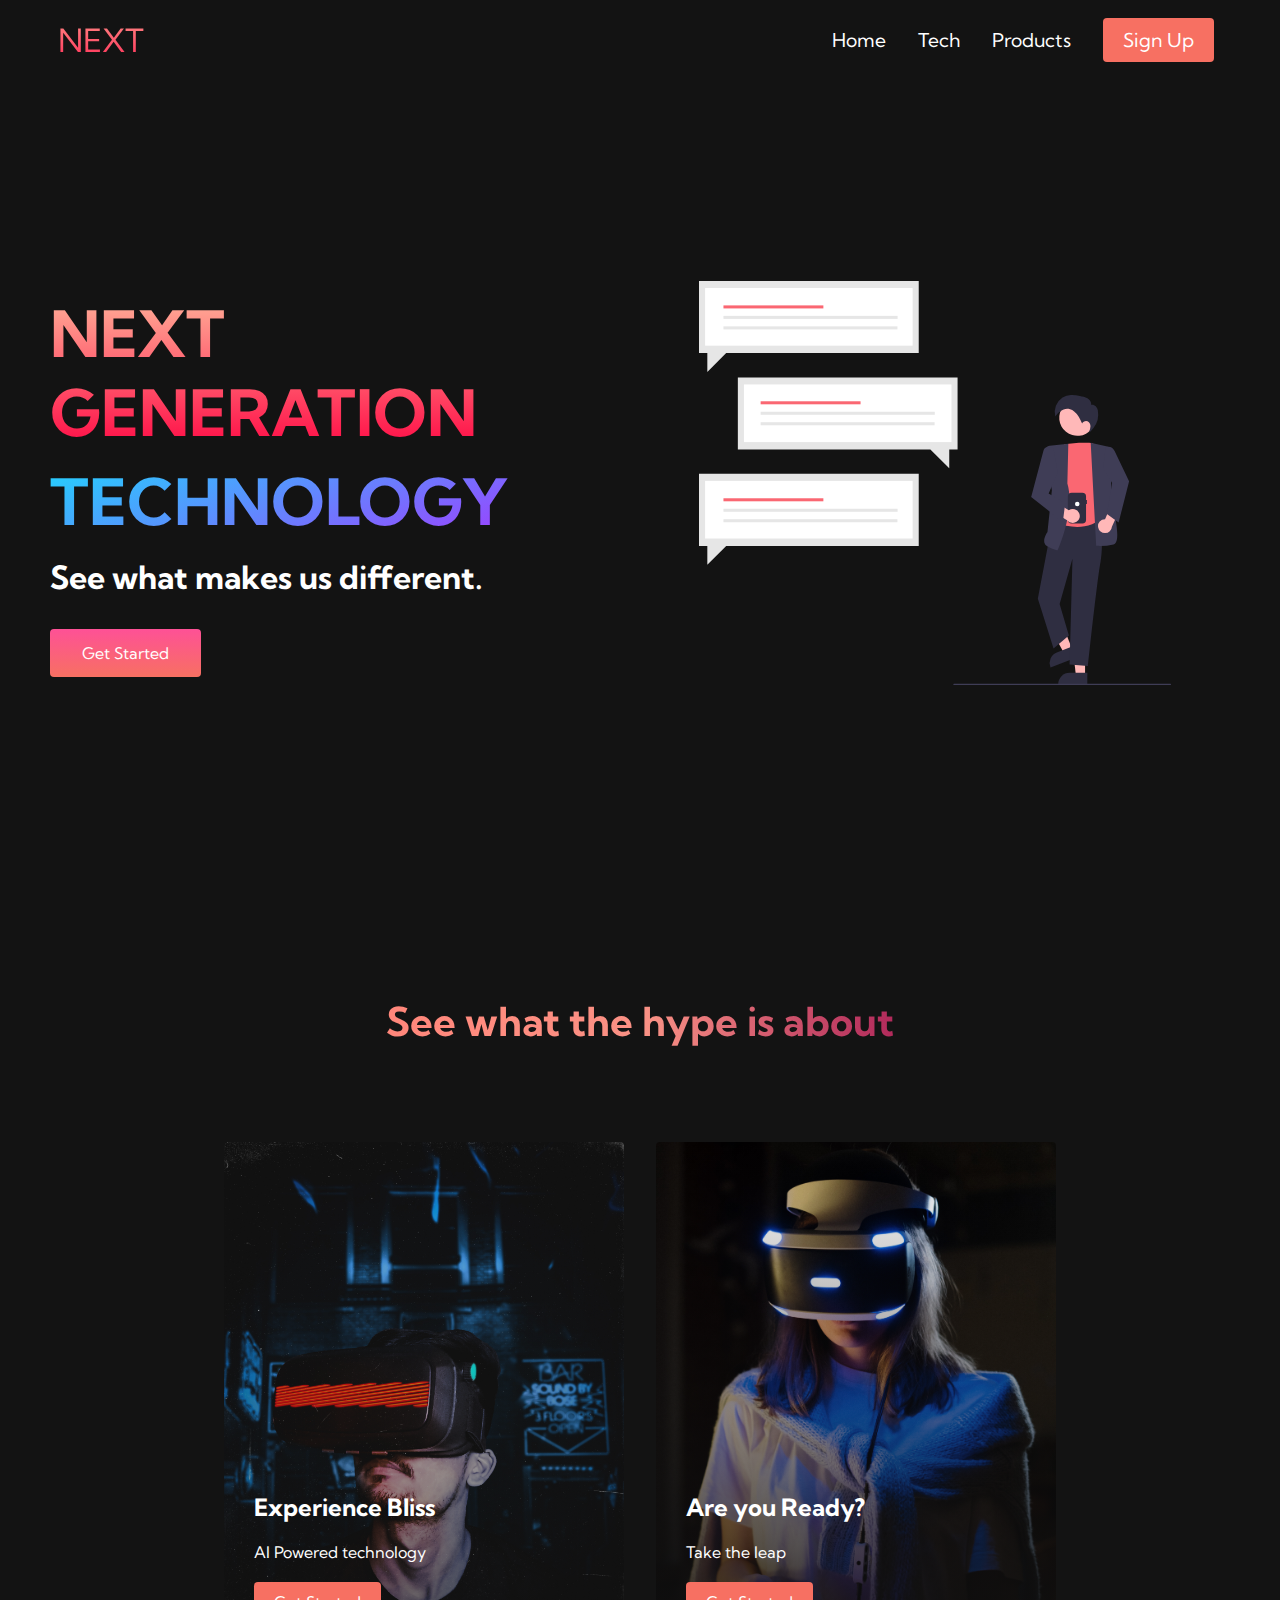
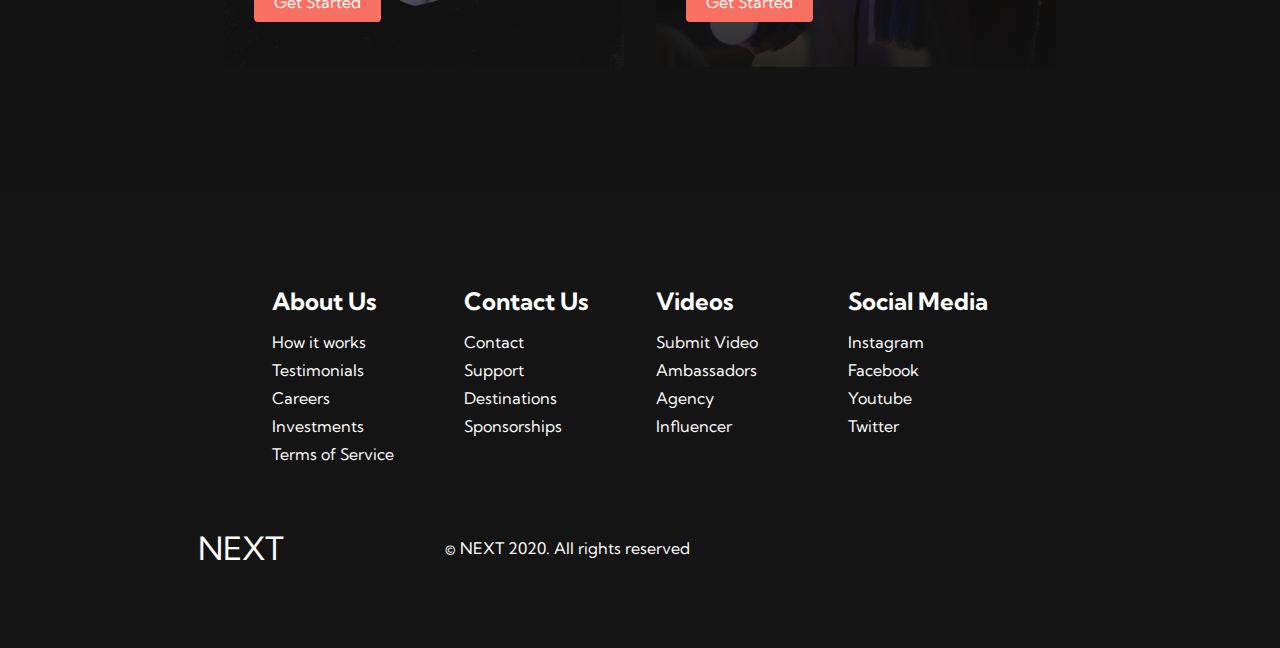
<file: index.html>
<!DOCTYPE html>
<html lang="en">

<head>
 <!--
      Site created by Brian Design on youtube @ www.youtube.com/channel/UCsKsymTY_4BYR-wytLjex7A?view_as=subscriber
    -->
 <meta charset="UTF-8" />
 <meta name="viewport" content="width=device-width, initial-scale=1.0" />
 <title>HTML CSS Website</title>
 <link rel="stylesheet" href="styles.css" />
 <link rel="stylesheet" href="https://use.fontawesome.com/releases/v5.14.0/css/all.css"
  integrity="sha384-HzLeBuhoNPvSl5KYnjx0BT+WB0QEEqLprO+NBkkk5gbc67FTaL7XIGa2w1L0Xbgc" crossorigin="anonymous" />
 <link href="https://fonts.googleapis.com/css2?family=Kumbh+Sans:wght@400;700&display=swap" rel="stylesheet" />
</head>

<body>
 <!-- Navbar Section -->
 <nav class="navbar">
  <div class="navbar__container">
   <a href="/" id="navbar__logo"><i class="fas fa-gem"></i>NEXT</a>
   <div class="navbar__toggle" id="mobile-menu">
    <span class="bar"></span> <span class="bar"></span>
    <span class="bar"></span>
   </div>
   <ul class="navbar__menu">
    <li class="navbar__item">
     <a href="/" class="navbar__links">Home</a>
    </li>
    <li class="navbar__item">
     <a href="/tech.html" class="navbar__links">Tech</a>
    </li>
    <li class="navbar__item">
     <a href="/" class="navbar__links">Products</a>
    </li>
    <li class="navbar__btn"><a href="/" class="button">Sign Up</a></li>
   </ul>
  </div>
 </nav>

 <!-- Hero Section -->
 <div class="main">
  <div class="main__container">
   <div class="main__content">
    <h1>NEXT GENERATION</h1>
    <h2>TECHNOLOGY</h2>
    <p>See what makes us different.</p>
    <button class="main__btn"><a href="#">Get Started</a></button>
   </div>
   <div class="main__img--container">
    <img id="main__img" src="images/pic1.svg" />
   </div>
  </div>
 </div>

 <!-- Services Section -->
 <div class="services">
  <h1>See what the hype is about</h1>
  <div class="services__container">
   <div class="services__card">
    <h2>Experience Bliss</h2>
    <p>AI Powered technology</p>
    <button>Get Started</button>
   </div>
   <div class="services__card">
    <h2>Are you Ready?</h2>
    <p>Take the leap</p>
    <button>Get Started</button>
   </div>
  </div>
 </div>

 <!-- Footer Section -->
 <div class="footer__container">
  <div class="footer__links">
   <div class="footer__link--wrapper">
    <div class="footer__link--items">
     <h2>About Us</h2>
     <a href="/sign__up">How it works</a> <a href="/">Testimonials</a>
     <a href="/">Careers</a> <a href="/">Investments</a>
     <a href="/">Terms of Service</a>
    </div>
    <div class="footer__link--items">
     <h2>Contact Us</h2>
     <a href="/">Contact</a> <a href="/">Support</a>
     <a href="/">Destinations</a> <a href="/">Sponsorships</a>
    </div>
   </div>
   <div class="footer__link--wrapper">
    <div class="footer__link--items">
     <h2>Videos</h2>
     <a href="/">Submit Video</a> <a href="/">Ambassadors</a>
     <a href="/">Agency</a> <a href="/">Influencer</a>
    </div>
    <div class="footer__link--items">
     <h2>Social Media</h2>
     <a href="/">Instagram</a> <a href="/">Facebook</a>
     <a href="/">Youtube</a> <a href="/">Twitter</a>
    </div>
   </div>
  </div>
  <section class="social__media">
   <div class="social__media--wrap">
    <div class="footer__logo">
     <a href="/" id="footer__logo"><i class="fas fa-gem"></i>NEXT</a>
    </div>
    <p class="website__rights">© NEXT 2020. All rights reserved</p>
    <div class="social__icons">
     <a class="social__icon--link" href="/" target="_blank" aria-label="Facebook">
      <i class="fab fa-facebook"></i>
     </a>
     <a class="social__icon--link" href="/" target="_blank" aria-label="Instagram">
      <i class="fab fa-instagram"></i>
     </a>
     <a class="social__icon--link" href="//www.youtube.com/channel/UCsKsymTY_4BYR-wytLjex7A?view_as=subscriber"
      target="_blank" aria-label="Youtube">
      <i class="fab fa-youtube"></i>
     </a>
     <a class="social__icon--link" href="/" target="_blank" aria-label="Twitter">
      <i class="fab fa-twitter"></i>
     </a>
     <a class="social__icon--link" href="/" target="_blank" aria-label="LinkedIn">
      <i class="fab fa-linkedin"></i>
     </a>
    </div>
   </div>
  </section>
 </div>
 <script src="app.js"></script>
</body>

</html>
</file>
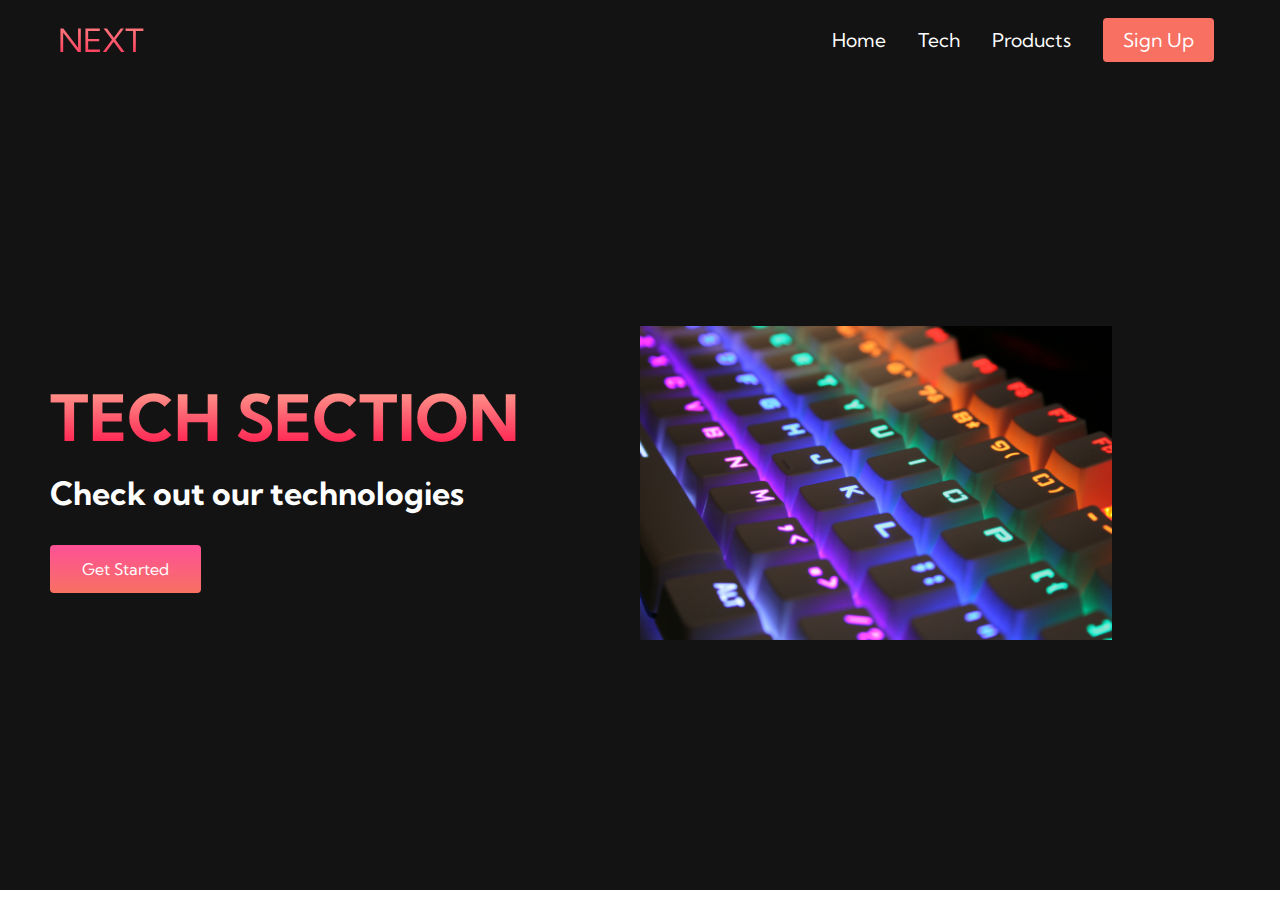
<file: tech.html>
<!DOCTYPE html>
<html lang="en">

<head>
 <meta charset="UTF-8" />
 <meta name="viewport" content="width=device-width, initial-scale=1.0" />
 <title>HTML CSS Website</title>
 <link rel="stylesheet" href="styles.css" />
 <link rel="stylesheet" href="https://use.fontawesome.com/releases/v5.14.0/css/all.css"
  integrity="sha384-HzLeBuhoNPvSl5KYnjx0BT+WB0QEEqLprO+NBkkk5gbc67FTaL7XIGa2w1L0Xbgc" crossorigin="anonymous" />
 <link href="https://fonts.googleapis.com/css2?family=Kumbh+Sans:wght@400;700&display=swap" rel="stylesheet" />
</head>

<body>
 <nav class="navbar">
  <div class="navbar__container">
   <a href="/" id="navbar__logo"><i class="fas fa-gem"></i>NEXT</a>
   <div class="navbar__toggle" id="mobile-menu">
    <span class="bar"></span> <span class="bar"></span>
    <span class="bar"></span>
   </div>
   <ul class="navbar__menu">
    <li class="navbar__item">
     <a href="/" class="navbar__links">Home</a>
    </li>
    <li class="navbar__item">
     <a href="/tech" class="navbar__links">Tech</a>
    </li>
    <li class="navbar__item">
     <a href="/products" class="navbar__links">Products</a>
    </li>
    <li class="navbar__btn">
     <a href="/sign-up" class="button">Sign Up</a>
    </li>
   </ul>
  </div>
 </nav>
 <div class="main">
  <div class="main__container">
   <div class="main__content">
    <h1>TECH SECTION</h1>
    <p>Check out our technologies</p>
    <button class="main__btn"><a href="#">Get Started</a></button>
   </div>
   <div class="main__img-container">
    <img id="main__img" src="images/pic2.jpg" />
   </div>
  </div>
 </div>

 <script src="app.js"></script>
</body>

</html>
</file>
<file: styles.css>
* {
 box-sizing: border-box;
 margin: 0;
 padding: 0;
 font-family: 'Kumbh Sans', sans-serif;
}

.navbar {
 background: #131313;
 height: 80px;
 display: flex;
 justify-content: center;
 align-items: center;
 font-size: 1.2rem;
 position: sticky;
 top: 0;
 z-index: 999;
}

.navbar__container {
 display: flex;
 justify-content: space-between;
 height: 80px;
 z-index: 1;
 width: 100%;
 max-width: 1300px;
 margin-right: auto;
 margin-left: auto;
 padding-right: 50px;
 padding-left: 50px;
}

#navbar__logo {
 background-color: #ff8177;
 background-image: linear-gradient(to top, #ff0844 0%, #ffb199 100%);
 background-size: 100%;
 -webkit-background-clip: text;
 -moz-background-clip: text;
 -webkit-text-fill-color: transparent;
 -moz-text-fill-color: transparent;
 display: flex;
 align-items: center;
 cursor: pointer;
 text-decoration: none;
 font-size: 2rem;
}

.fa-gem {
 margin-right: 0.5rem;
}

.navbar__menu {
 display: flex;
 align-items: center;
 list-style: none;
 text-align: center;
}

.navbar__item {
 height: 80px;
}

.navbar__links {
 color: #fff;
 display: flex;
 align-items: center;
 justify-content: center;
 text-decoration: none;
 padding: 0 1rem;
 height: 100%;
}

.navbar__btn {
 display: flex;
 justify-content: center;
 align-items: center;
 padding: 0 1rem;
 width: 100%;
}

.button {
 display: flex;
 justify-content: center;
 align-items: center;
 text-decoration: none;
 padding: 10px 20px;
 height: 100%;
 width: 100%;
 border: none;
 outline: none;
 border-radius: 4px;
 background: #f77062;
 color: #fff;
}

.button:hover {
 background: #4837ff;
 transition: all 0.3s ease;
}

.navbar__links:hover {
 color: #f77062;
 transition: all 0.3s ease;
}

@media screen and (max-width: 960px) {
 .navbar__container {
  display: flex;
  justify-content: space-between;
  height: 80px;
  z-index: 1;
  width: 100%;
  max-width: 1300px;
  padding: 0;
 }

 .navbar__menu {
  display: grid;
  grid-template-columns: auto;
  margin: 0;
  width: 100%;
  position: absolute;
  top: -1000px;
  opacity: 1;
  transition: all 0.5s ease;
  height: 50vh;
  z-index: -1;
 }

 .navbar__menu.active {
  background: #131313;
  top: 100%;
  opacity: 1;
  transition: all 0.5s ease;
  z-index: 99;
  height: 50vh;
  font-size: 1.6rem;
 }

 #navbar__logo {
  padding-left: 25px;
 }

 .navbar__toggle .bar {
  width: 25px;
  height: 3px;
  margin: 5px auto;
  transition: all 0.3s ease-in-out;
  background: #fff;
 }

 .navbar__item {
  width: 100%;
 }

 .navbar__links {
  text-align: center;
  padding: 2rem;
  width: 100%;
  display: table;
 }

 .navbar__btn {
  padding-bottom: 2rem;
 }

 .button {
  display: flex;
  justify-content: center;
  align-items: center;
  width: 80%;
  height: 80px;
  margin: 0;
 }

 #mobile-menu {
  position: absolute;
  top: 20%;
  right: 5%;
  transform: translate(5%, 20%);
 }

 .navbar__toggle .bar {
  display: block;
  cursor: pointer;
 }

 #mobile-menu.is-active .bar:nth-child(2) {
  opacity: 0;
 }

 #mobile-menu.is-active .bar:nth-child(1) {
  transform: translateY(8px) rotate(45deg);
 }

 #mobile-menu.is-active .bar:nth-child(3) {
  transform: translateY(-8px) rotate(-45deg);
 }
}

/* Main Content CSS */
.main {
 background-color: #141414;
}

.main__container {
 display: grid;
 grid-template-columns: 1fr 1fr;
 align-items: center;
 justify-self: center;
 margin: 0 auto;
 height: 90vh;
 background-color: #131313;
 z-index: 1;
 width: 100%;
 max-width: 1300px;
 padding-right: 50px;
 padding-left: 50px;
}

.main__content {
 color: #fff;
 width: 100%;
}

.main__content h1 {
 font-size: 4rem;
 background-color: #ff8177;
 background-image: linear-gradient(to top, #ff0844 0%, #ffb199 100%);
 background-size: 100%;
 -webkit-background-clip: text;
 -moz-background-clip: text;
 -webkit-text-fill-color: transparent;
 -moz-text-fill-color: transparent;
}

.main__content h2 {
 font-size: 4rem;
 margin-top: 10px;
 background-color: #ff8177;
 background-image: linear-gradient(-20deg, #b721ff 0%, #21d4fd 100%);
 background-size: 100%;
 -webkit-background-clip: text;
 -moz-background-clip: text;
 -webkit-text-fill-color: transparent;
 -moz-text-fill-color: transparent;
}

.main__content p {
 margin-top: 1rem;
 font-size: 2rem;
 font-weight: 700;
}

.main__btn {
 font-size: 1rem;
 background-image: linear-gradient(to top, #f77062 0%, #fe5196 100%);
 padding: 14px 32px;
 border: none;
 border-radius: 4px;
 color: #fff;
 margin-top: 2rem;
 cursor: pointer;
 position: relative;
 transition: all 0.35s;
 outline: none;
}

.main__btn a {
 position: relative;
 z-index: 2;
 color: #fff;
 text-decoration: none;
}

.main__btn:after {
 position: absolute;
 content: '';
 top: 0;
 left: 0;
 width: 0;
 height: 100%;
 background: #4837ff;
 transition: all 0.35s;
 border-radius: 4px;
}

.main__btn:hover {
 color: #fff;
}

.main__btn:hover:after {
 width: 100%;
}

.main__img--container {
 text-align: center;
}

#main__img {
 height: 80%;
 width: 80%;
}

/* Mobile Responsive */
@media screen and (max-width: 768px) {
 .main__container {
  display: grid;
  grid-template-columns: auto;
  align-items: center;
  justify-self: center;
  width: 100%;
  margin: 0 auto;
  height: 90vh;
 }

 .main__content {
  text-align: center;
  margin-bottom: 4rem;
 }

 .main__content h1 {
  font-size: 2.5rem;
  margin-top: 2rem;
 }

 .main__content h2 {
  font-size: 3rem;
 }

 .main__content p {
  margin-top: 1rem;
  font-size: 1.5rem;
 }
}

@media screen and (max-width: 480px) {
 .main__content h1 {
  font-size: 2rem;
  margin-top: 3rem;
 }

 .main__content h2 {
  font-size: 2rem;
 }

 .main__content p {
  margin-top: 2rem;
  font-size: 1.5rem;
 }

 .main__btn {
  padding: 12px 36px;
  margin: 2.5rem 0;
 }
}

/* Services Section */
.services {
 background: #131313;
 display: flex;
 flex-direction: column;
 justify-content: center;
 align-items: center;
 height: 100vh;
}

.services h1 {
 background-color: #ff8177;
 background-image: linear-gradient(to right,
   #ff8177 0%,
   #ff867a 0%,
   #ff8c7f 21%,
   #f99185 52%,
   #cf556c 78%,
   #b12a5b 100%);
 background-size: 100%;
 -webkit-background-clip: text;
 -moz-background-clip: text;
 -webkit-text-fill-color: transparent;
 -moz-text-fill-color: transparent;
 margin-bottom: 5rem;
 font-size: 2.5rem;
}

.services__container {
 display: flex;
 justify-content: center;
 flex-wrap: wrap;
}

.services__card {
 margin: 1rem;
 height: 525px;
 width: 400px;
 border-radius: 4px;
 background-image: linear-gradient(to bottom,
   rgba(0, 0, 0, 0) 0%,
   rgba(17, 17, 17, 0.6) 100%),
  url('/images/pic3.jpg');
 background-size: cover;
 position: relative;
 color: #fff;
}

.services__card:before {
 opacity: 0.2;
}

.services__card:nth-child(2) {
 background-image: linear-gradient(to bottom,
   rgba(0, 0, 0, 0) 0%,
   rgba(17, 17, 17, 0.9) 100%),
  url('/images/pic4.jpg');
}

.services__card h2 {
 position: absolute;
 top: 350px;
 left: 30px;
}

.services__card p {
 position: absolute;
 top: 400px;
 left: 30px;
}

.services__card button {
 color: #fff;
 padding: 10px 20px;
 border: none;
 outline: none;
 border-radius: 4px;
 background: #f77062;
 position: absolute;
 top: 440px;
 left: 30px;
 font-size: 1rem;
}

.services__card button:hover {
 cursor: pointer;
}

.services__card:hover {
 transform: scale(1.075);
 transition: 0.2s ease-in;
 cursor: pointer;
}

@media screen and (max-width: 960px) {
 .services {
  height: 1600px;
 }

 .services h1 {
  font-size: 2rem;
  margin-top: 12rem;
 }
}

@media screen and (max-width: 480px) {
 .services {
  height: 1400px;
 }

 .services h1 {
  font-size: 1.2rem;
 }

 .services__card {
  width: 300px;
 }
}

/* Footer CSS */
.footer__container {
 background-color: #141414;
 padding: 5rem 0;
 display: flex;
 flex-direction: column;
 justify-content: center;
 align-items: center;
}

#footer__logo {
 color: #fff;
 display: flex;
 align-items: center;
 cursor: pointer;
 text-decoration: none;
 font-size: 2rem;
}

.footer__links {
 width: 100%;
 max-width: 1000px;
 display: flex;
 justify-content: center;
}

.footer__link--wrapper {
 display: flex;
}

.footer__link--items {
 display: flex;
 flex-direction: column;
 align-items: flex-start;
 margin: 16px;
 text-align: left;
 width: 160px;
 box-sizing: border-box;
}

.footer__link--items h2 {
 margin-bottom: 16px;
}

.footer__link--items>h2 {
 color: #fff;
}

.footer__link--items a {
 color: #fff;
 text-decoration: none;
 margin-bottom: 0.5rem;
}

.footer__link--items a:hover {
 color: #e9e9e9;
 transition: 0.3s ease-out;
}

/* Social Icons */
.social__icon--link {
 color: #fff;
 font-size: 24px;
}

.social__media {
 max-width: 1000px;
 width: 100%;
}

.social__media--wrap {
 display: flex;
 justify-content: space-between;
 align-items: center;
 width: 90%;
 max-width: 1000px;
 margin: 40px auto 0 auto;
}

.social__icons {
 display: flex;
 justify-content: space-between;
 align-items: center;
 width: 240px;
}

.social__logo {
 color: #fff;
 justify-self: start;
 margin-left: 20px;
 cursor: pointer;
 text-decoration: none;
 font-size: 2rem;
 display: flex;
 align-items: center;
 margin-bottom: 16px;
}

.website__rights {
 color: #fff;
}

@media screen and (max-width: 820px) {
 .footer__links {
  padding-top: 2rem;
 }

 #footer__logo {
  margin-bottom: 2rem;
 }

 .website__rights {
  margin-bottom: 2rem;
 }

 .footer__link--wrapper {
  flex-direction: column;
 }

 .social__media--wrap {
  flex-direction: column;
 }
}

@media screen and (max-width: 480px) {
 .footer__link--items {
  margin: 0;
  padding: 10px;
  width: 100%;
 }
}
</file>
